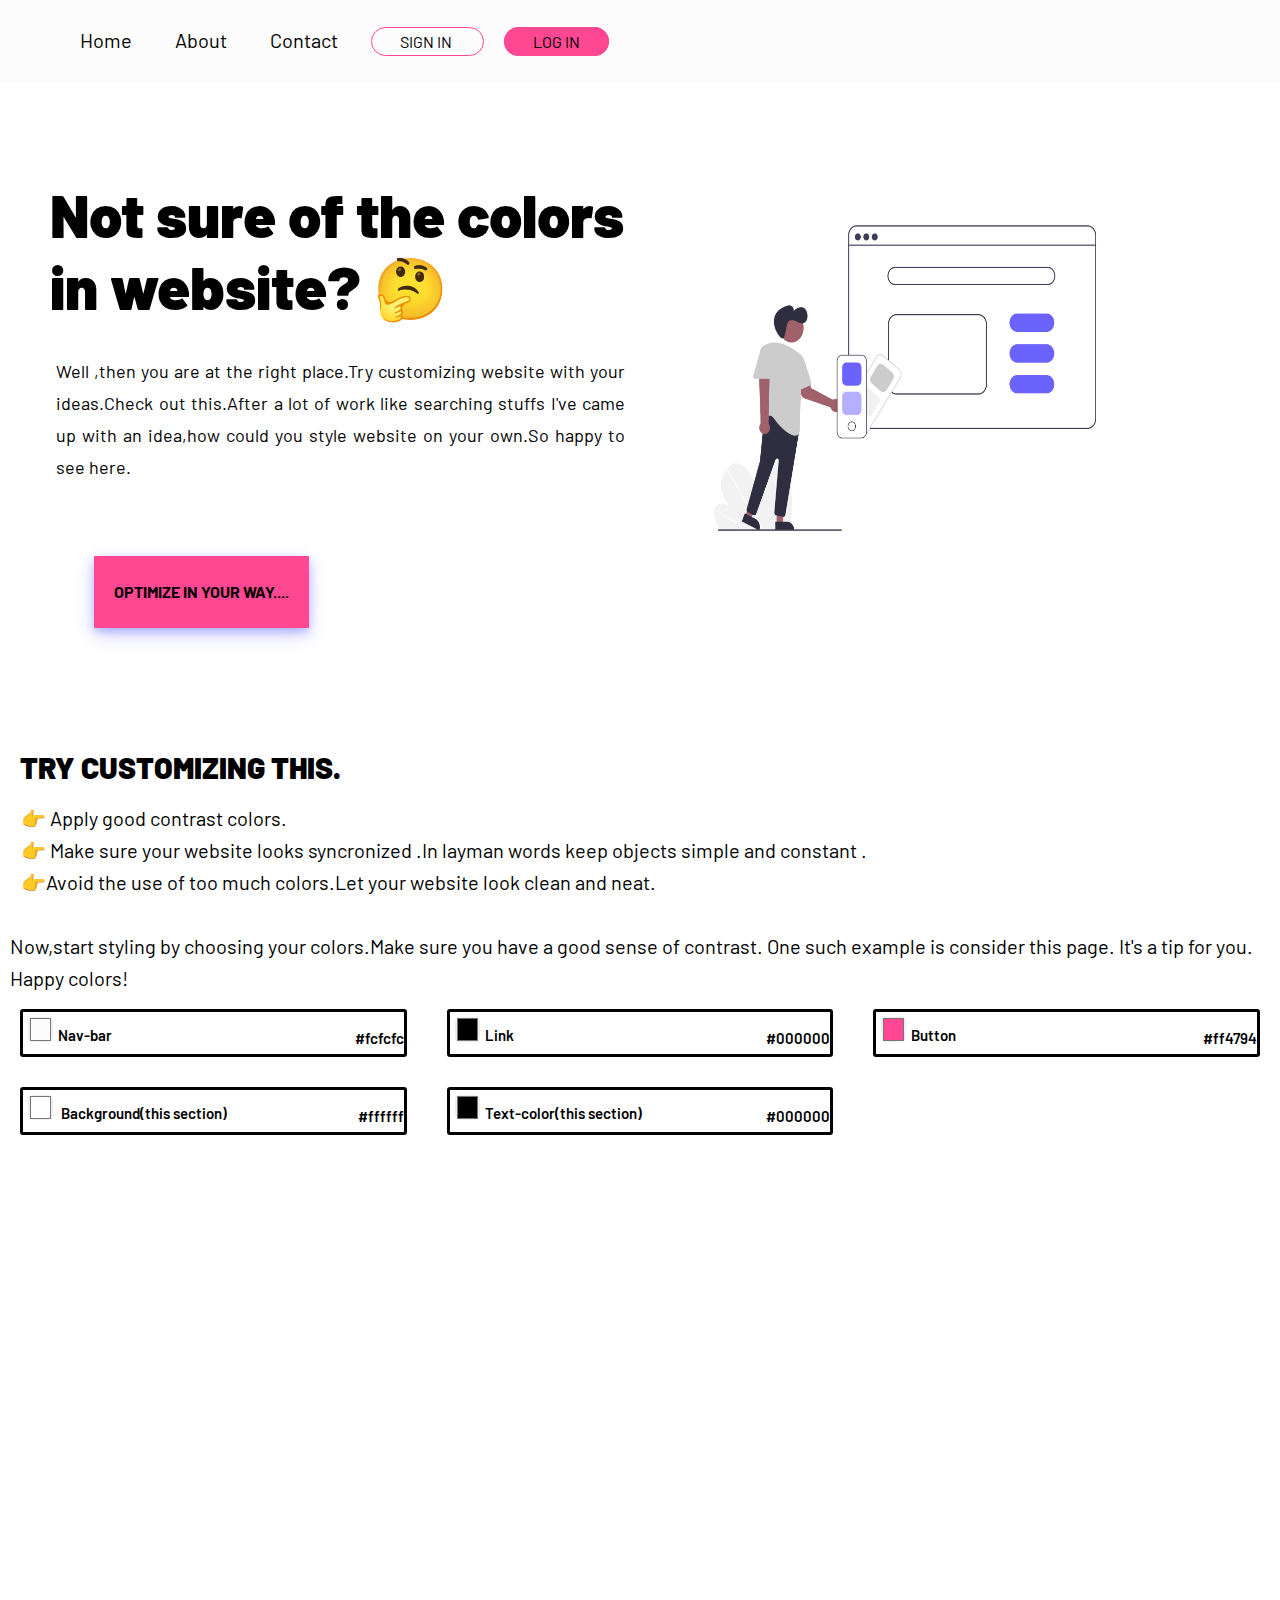
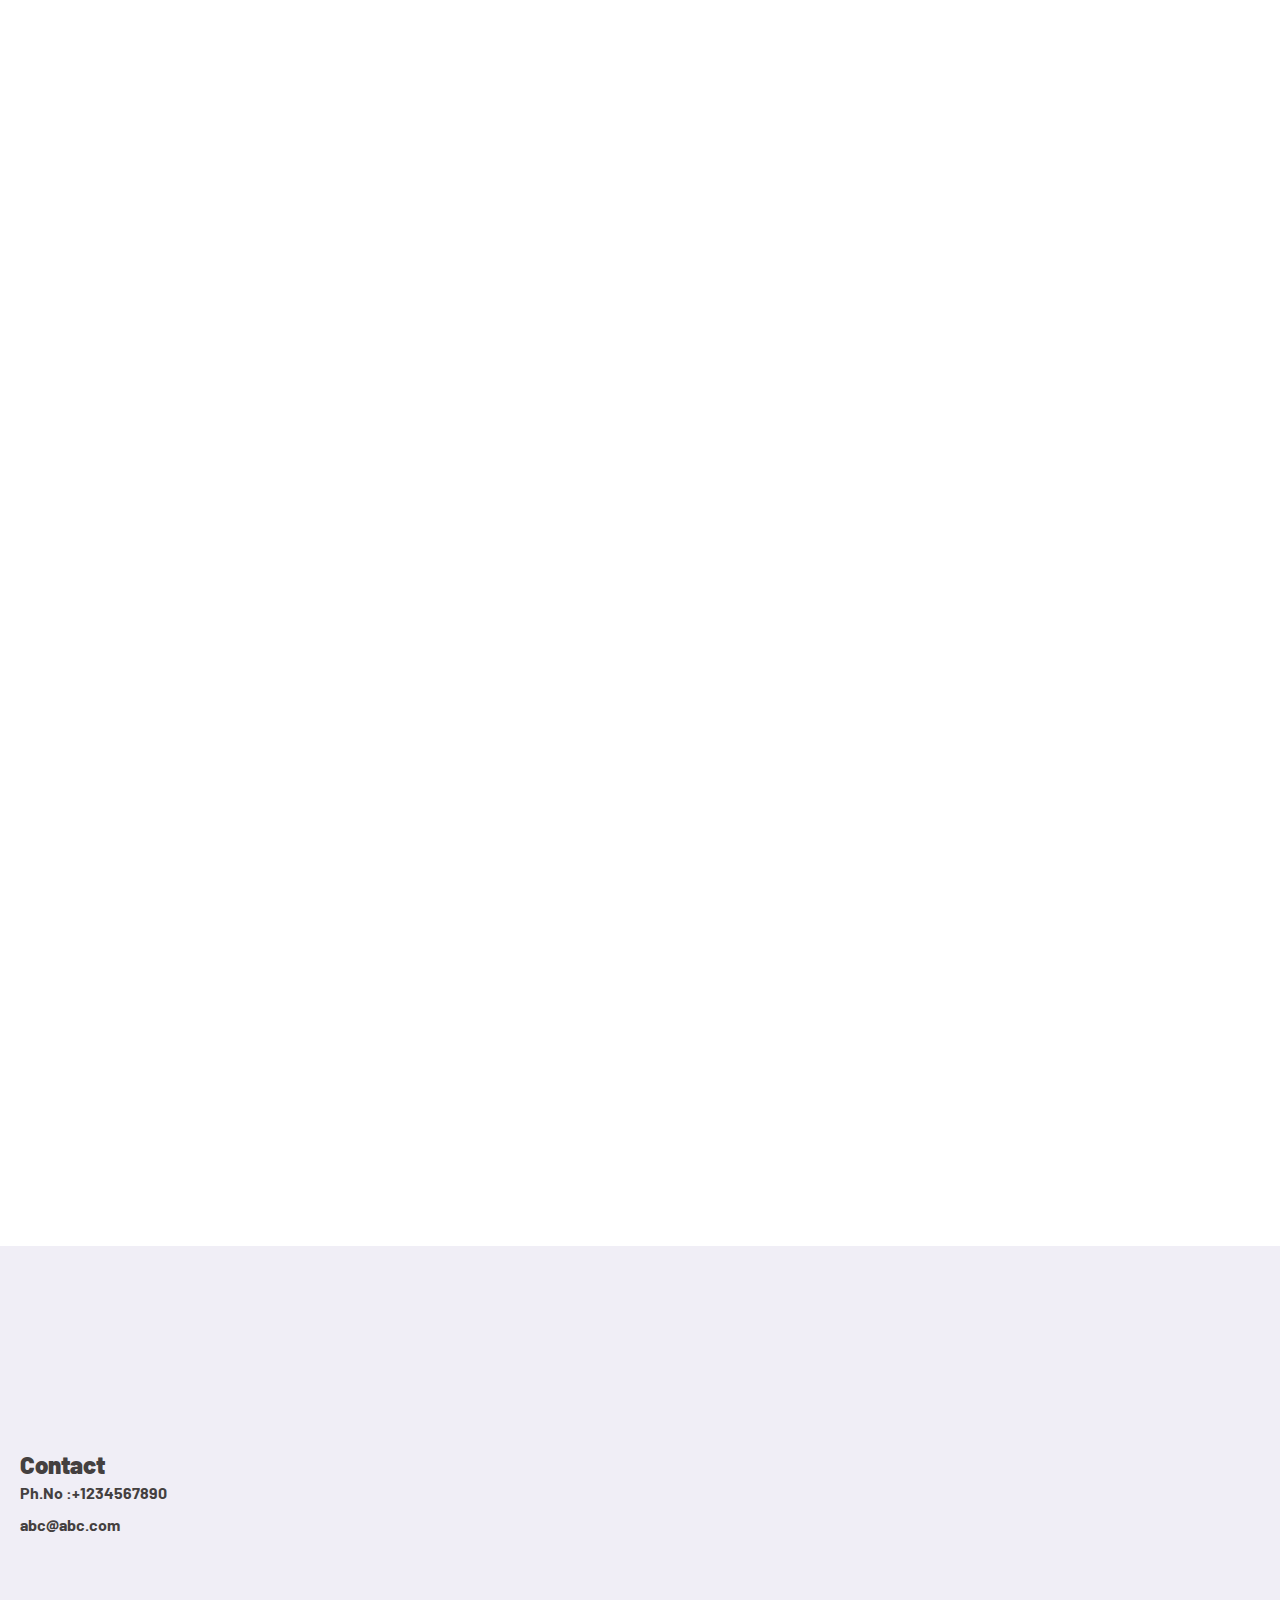
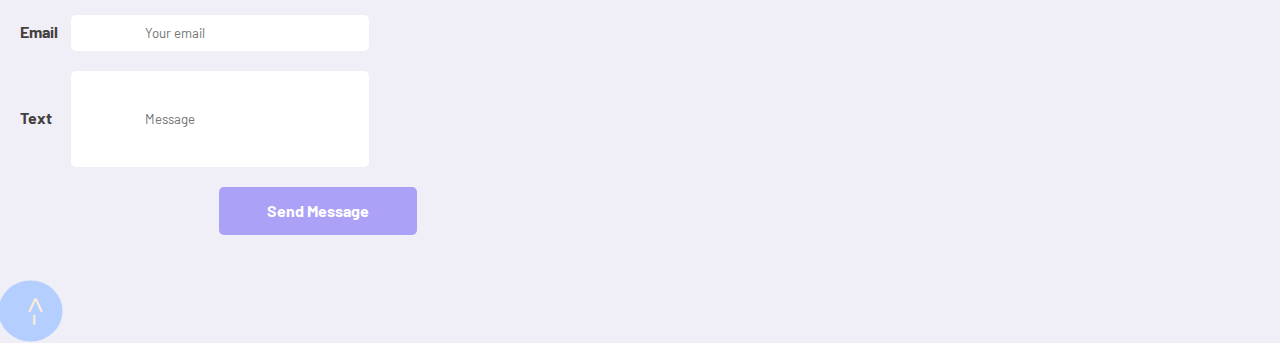
<file: index.html>
<!DOCTYPE html>
<html lang="en">
<head>
    <meta charset="UTF-8">
    <link href="https://unpkg.com/aos@2.3.1/dist/aos.css" rel="stylesheet">
    <meta name="viewport" content="width=device-width, initial-scale=1.0 maximum-scale=1, minimum-scale=1">
    <link rel="preconnect" href="https://fonts.gstatic.com">
    <link href="https://fonts.googleapis.com/css2?family=Barlow:ital,wght@0,200;0,300;1,400&display=swap" rel="stylesheet">
    <link rel="stylesheet" href="https://cdnjs.cloudflare.com/ajax/libs/font-awesome/4.7.0/css/font-awesome.min.css">
    <link rel="stylesheet" href="style.css">
    <link rel="stylesheet" href="https://cdnjs.cloudflare.com/ajax/libs/animate.css/4.0.0/animate.min.css">
    <meta http-equiv="X-UA-Compatible" content="ie=edge">
    <title>Style colors in your way!!!</title>
</head>
<body id="bodybg">
    <script src="https://unpkg.com/aos@2.3.1/dist/aos.js"></script>
    <header>
        <nav id="nav" data-aos="fade-up">
          
           <div class="desk">  <a href="#" target="_blank" rel="noopener noreferrer"> </a> <a href="#">Home</a>
            <a href="#">About</a>
            <a href="#">Contact</a>
            <a href="#" class="oval emp">SIGN IN </a>
            <a href="#" class="oval fill">LOG IN </a> 
           </div>      
         </nav>
         
 </header>
    <main id="main" class="animate__animated animate__zoomIn">
                                 <br><br> <br>
                 
       
        <div class="grids">
            <div>        <p style="font-size: 3em; margin:0px 0px 20px 8%; line-height: normal;font-weight: 900;"><b>Not sure of the colors in website? </b>🤔</p>

                <p style="font-size: 18px;text-align: justify;margin:30px 0px 10% 9%;">Well ,then you are at the right place.Try customizing  website with your ideas.Check out this.After a lot of work like searching stuffs I've came up with an idea,how could you style website on your own.So happy to see here.</p>
            <button id="button" class="animate__animated animate__backInLeft"><b>OPTIMIZE IN YOUR WAY....</b></button>
            </div> 
          <div class="isdesk">  <span> <img src="undraw_color.png" alt="" data-aos="zoom-left" data-aos-anchor-placement="center-bottom"></span> </div> 
        </div>
        <h2 style="margin:100px 0px 20px 20px;">   TRY CUSTOMIZING THIS.</h2>
        <p style="margin:20px 0px 10px 20px;">
           <li>  Apply good contrast colors.  </li> 
           <li> Make sure your website looks syncronized .In layman words keep objects simple and constant .</li>
           <li>Avoid the use of too much colors.Let your website look clean and neat.
           </li>
            
        <br> <p style="margin-left:10px;">Now,start styling by choosing your colors.Make sure you have a good sense of contrast.
        One such example is consider this page.  It's a tip for you.
        Happy colors!</p>
        </p>
    <div id="inputs" class="inputs">
      <div><input type="color" class="nav-bar" value="#fcfcfc">Nav-bar<label id="nav-bar">#fcfcfc</label></div>  
      <div ><input type="color" class="ah" value='#000000'>Link <label id="ah">#000000</label></div>  
      <div><input type="color" class="bc1" value='#ff4794'>Button<label id="bc1" >#ff4794</label></div> 
     
      <div><input type="color" class="bgin" value="#ffffff"> Background(this section)<label id="bgin">#ffffff</label></div>  
      <div><input type="color"  class="mtxt" value="#000000">Text-color(this section) <label id="mtxt">#000000</label></div> 
      </div><br>
    </div>

    </main>
    
       <div  id="cardbgbg" data-aos="fade-in"  >
           <h3 style="margin-top:0px;"> <br> <h2 style="font-size: 2.5em; text-align: center;"> Notion of colors</h2> <br>
        </h3>         <p style="margin-left: 30px;text-align: center;font-size:18px;font-weight:400;">  The following are the basic colors that are  widely used.Colors portray a special meaning.Let's have a look. </p>
   <div id="bgcd" style="margin:30px;">
    
        <div class="color"  data-aos="fade-right"  data-aos-offset="300" 
        data-aos-easing="ease-in-sine">       
            <h4>RED</h4>
            <p>Denotes--  <em>Excitement, love, energy, and movement.</em>    <br><br> Use red as an accent color to draw attention to something, or to create excitement. Red can be good for food, fashion, entertainment, sports, marketing, advertising, emergency services, and health care.
               <br> Red is generally not suitable for luxury goods, nature-related content, or professional websites/services.
        </p>
        </div>
        <div class="color"  data-aos="fade-right"  
        data-aos-easing="ease-in-sine"><h4>BLUE</h4>
        <p>
            Denotes-- 
            <em>  Competence, Quality, Calmness, Wisdom, Loyalty, Productivity, Trust security.
            </em>
           <br>
           <br>  Bright blues can also be refreshing and energizing.
             Blue is often used by large corporations and banks because it’s non-invasive and associated with dependability. 
            <br> It’s good for health care, dental, high-tech, medical, science, government, legal, and utilities.
       For example ,facebook and twitter uses blue for its logo. </p></div>
        <div class="color"  data-aos="fade-right"   
        data-aos-easing="ease-in-sine"><h4>YELLOW</h4><p>
            Denotes-- <em>            Competence, Happiness, Cheer, Optimisim and Youth.
            </em>
            <br><br>
            Yellow is the brightest color.  
            <br>
Use bright yellow (sparingly) to energize people or to create a sense of happiness. Use soft, light yellows for a calmer happy feeling. Yellow can be great for drawing attention to call to action text and buttons.
<br>
Yellow can quickly become overpowering. It can strain the eyes. Again, use it sparingly.Make sure you don't overuse it.
</p></div>
        <div class="color" data-aos="fade-right"  data-aos-offset="300" 
        data-aos-easing="ease-in-sine"><h4>BLACK</h4 >
            <p>
            Denotes--  <em>Sophistication, Elegance,  Power, Sleekness,  Formal, and Intelligence.
            </em><br>
        
        <br>    Black can be great for luxury goods, fashion, marketing, and cosmetics.
       <br> When paired with white ,could serve as best view. </p></div>
        <div class="color" data-aos="fade-right"><h4>WHITE</h4>
            <p>Denotes--  <em>Purity, Cleanliness, Virtue, Happiness, Sincerity, and Safety. <br>
        </em>  
         <br>
            It can also work for high-tech and science sites. 
            <br>
            When paired with black, gold, silver, or grey, white can also be great for luxury goods. </p></div>
        <div class="color" data-aos="fade-right"><h4>PURPLE</h4>
        <p>Denotes--  <em>Power, Nobility, Prestige and Luxury.</em> <br>
            
            <br>It can be used to communicate creativity, imagination, authority, sophistication, power, wealth, prosperity, mystery, wisdom, and respect.Purple can fall on both the warm and the cool side of the color wheel depending on how much red vs blue is added.

        </p> 
    </div>
</div>
   <div><br><h3>This section includes.......</h3>
       <div class="inputs"> 
        <div > <input type="color" class="gridbgbg" value="#ecd1ff"> Background (this section)<label id="gridbgbg">#ecd1ff</label></div>  
        <div ><input type="color"  class="gc" value="#000000"> Text-Color ( this section)<label id="gc">#000000 </label></div>  
            <div><input type="color"  class="grdbg" value="#ffffff"> Background (card)<label id="grdbg">#ffffff</label></div>  
<br>
       </div>
       <br>
    </div> 
</div>
    
</div> 
   
   
    <footer  id="footer" > <br>
      <br><br>  <p style="margin:10px 5px 5px 20px ;font-size: 18px;" data-aos="zoom-out">Hey there 👋!I'm Ujjwal. Hope you would have liked it.Do comment and give out your opinion.
                  
           Stay tuned for upcoming exciting projects .</p>
        <div style="margin-left: 20px;">
            
                  <div id="contact" >
                    <br>
                      <h2>Contact</h2>
                      Ph.No :+1234567890
                     <br>
                    abc@abc.com 
                    
                      <div id="form" ><br> 
                      <br>  Email 
                        <input type="email" placeholder="Your email"><br>
                         Text &nbsp; 
                        <input type="text" style="height:90px" placeholder="Message"><br>
                       
                    </div> 
                    <button type="submit" id="submit" >Send Message</button>
                    
                      
                  </div>
                  
                  <div class="inputs" data-aos="zoom-in">
                      <h5>This section includes...</h5>
                    <div><input type="color" class="bgl" value="#f0eef6"> Background<label id="bgl">#f0eef6 </label></div>  
                    <div><input type="color" class="txtl" value="#444040">Text-color<label id="txtl">#444040</label></div>  
                    <div><input type="color" class="bubg" value="#aba1f7"> Button<label id="bubg">#aba1f7</label></div>  
                 <span>
                    <i class="fa fa-copyright" aria-hidden="true">2020 Ujjwal</i>
                    <br> All rights reserverd
                 </span>
                 
                  
                    <br>
                  </div>
                   
        </div>
        <br><button class="totop"> 
            <a  href="#nav" style="text-decoration:none;"> -> </a>
        </button> 
        
          <script> AOS.init();
            //   function scrollToTop() { 
            //       window.scrollTo(0, 0);
            //   } 
          </script> 
    </footer>
    <script src="script.js"></script>
</body>
</html>
</file>
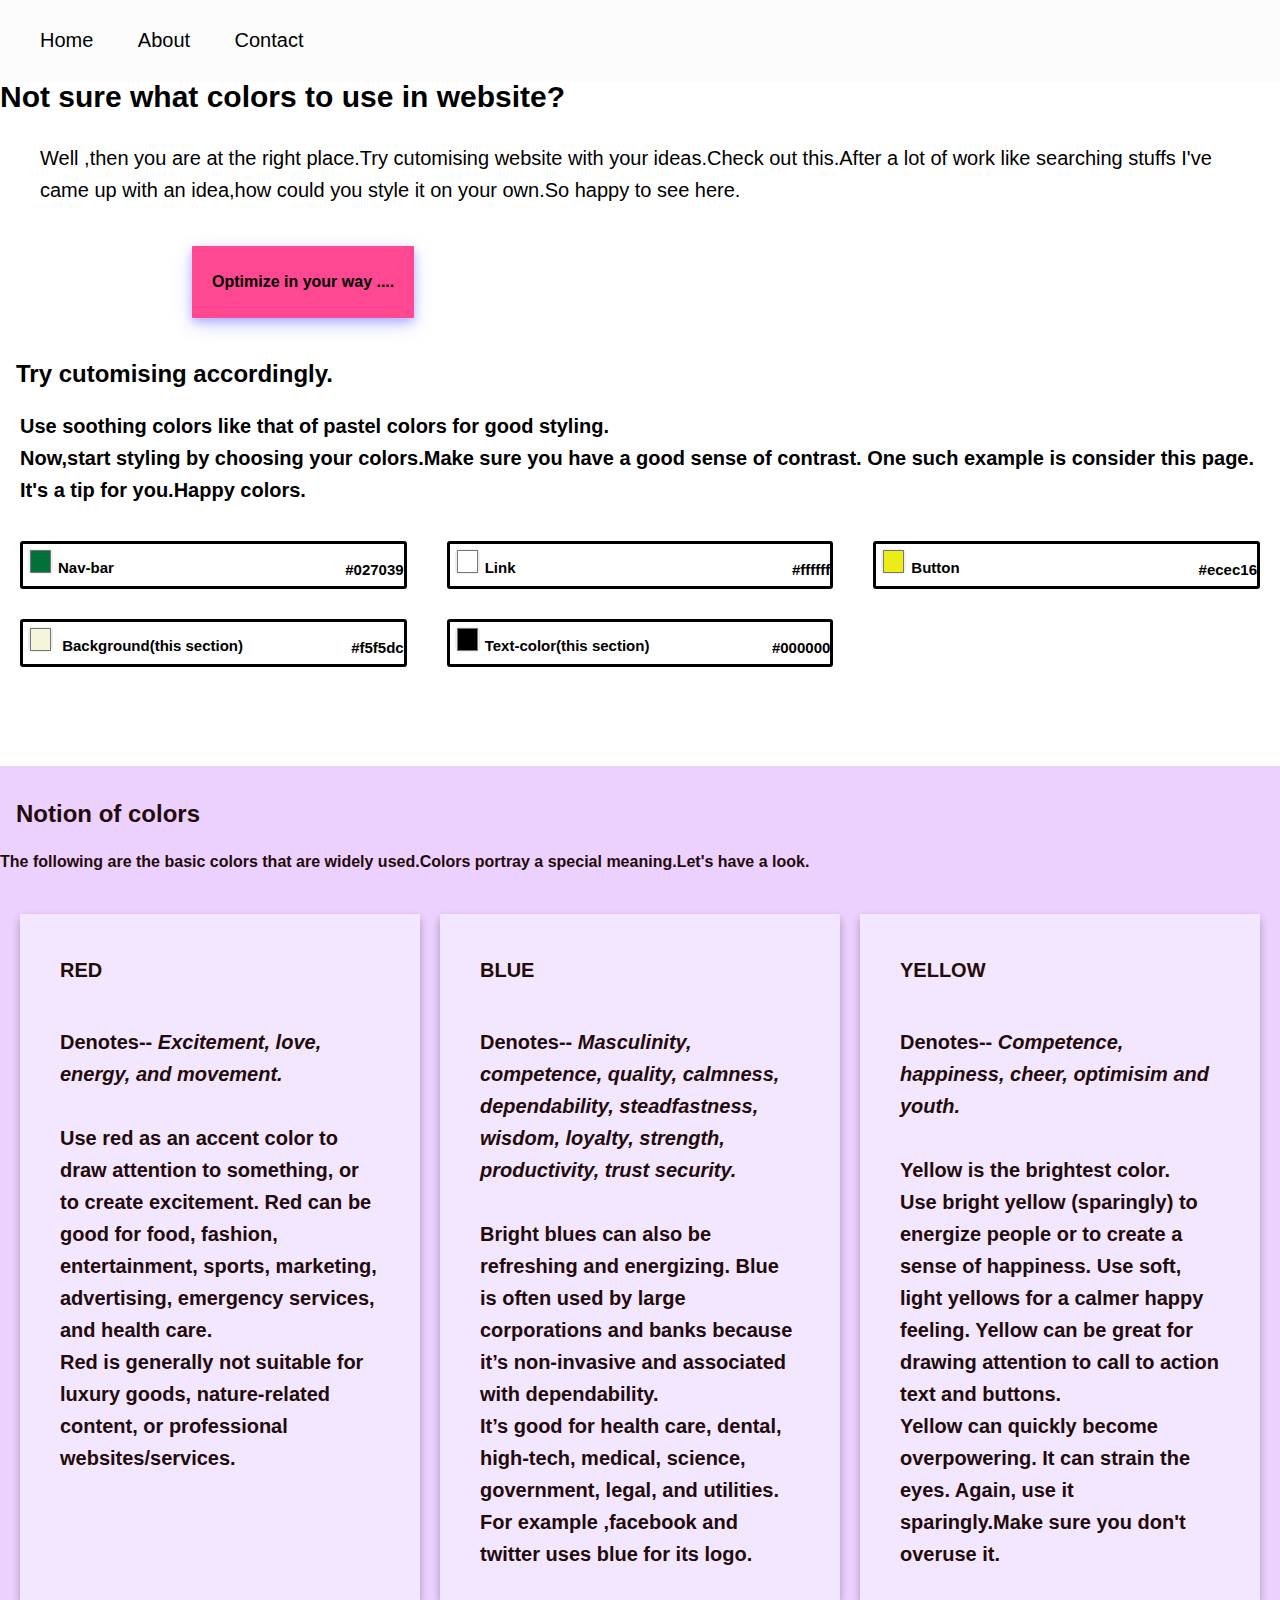
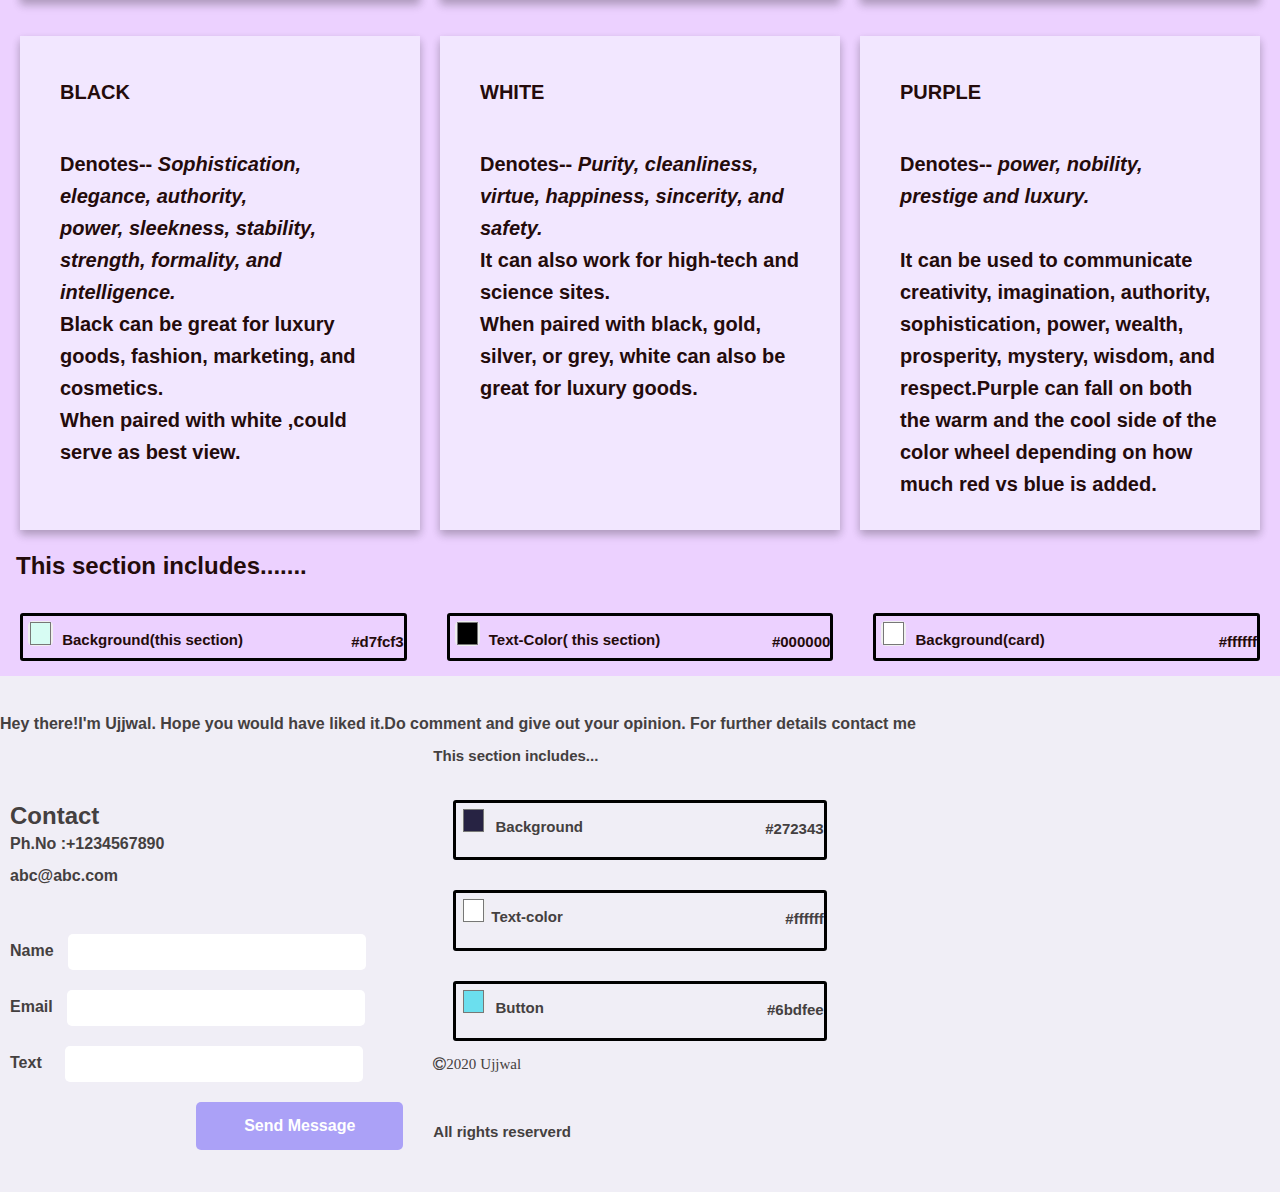
<file: hues.html>
<!DOCTYPE html>
<html lang="en">
<head>
    <meta charset="UTF-8">
    <meta name="viewport" content="width=device-width, initial-scale=1.0">
    <link rel="stylesheet" href="style.css">
    <link rel="stylesheet" href="https://cdnjs.cloudflare.com/ajax/libs/animate.css/4.0.0/animate.min.css">
    <link rel="stylesheet" href="https://cdnjs.cloudflare.com/ajax/libs/font-awesome/4.7.0/css/font-awesome.min.css">
    <meta http-equiv="X-UA-Compatible" content="ie=edge">
    <title>Style colors in your way!!!</title>
</head>
<body id="bodybg">
    <header>
        <nav id="nav" class="animate__animated animate__slideInRight">
            <a href="#">Home</a>
            <a href="#">About</a>
            <a href="#">Contact</a>
        </nav>
 </header>
    <main id="main" class="animate__animated animate__zoomIn">

        <h2 style="margin:0;">Not sure what colors to use in  website?</h2>
        <div>
            <p>Well ,then you are at the right place.Try cutomising  website with your ideas.Check out this.After a lot of work like searching stuffs I've came up with an idea,how could you style it on your own.So happy to see here.</p>
            <button id="button" class="animate__animated animate__backInLeft"><b>Optimize in your way ....</button>
        </div>
        <h3>Try cutomising accordingly.</h3>
        <p style="margin:20px;">Use soothing colors like that of pastel colors for good styling.
        <br>Now,start styling by choosing your colors.Make sure you have a good sense of contrast.
        One such example is consider this page.  It's a tip for you.Happy colors.
        </p>
    <div id="inputs" class="inputs animate__animated animate__flipInX">
      <div><input type="color" class="nav-bar" value="#027039">Nav-bar<label id="nav-bar">#027039</label></div>  
      <div><input type="color" class="ah" value='#ffffff'>Link <label id="ah">#ffffff</label></div>  
      <div><input type="color" class="bc1" value='#ecec16'>Button<label id="bc1" >#ecec16</label></div> 
     
      <div><input type="color" class="bgin" value="#f5f5dc"> Background(this section)<label id="bgin">#f5f5dc</label></div>  
      <div><input type="color"  class="mtxt" value="#000000">Text-color(this section) <label id="mtxt">#000000</label></div> 
      </div><br>
    </div>

    </main><br>
    
       <div  id="cardbgbg" class="animate__animated animate__zoomIn" >
           <h3 style="margin-top:20px;"> <br> Notion of colors
        </h3>            The following are the basic colors that are  widely used.Colors portray a special meaning.Let's have a look. 
   <div id="bgcd" style="margin:20px;">
    
        <div class="color animate__animated animate__slideInLeft animate__repeat-1 ">       
            <h4>RED</h4>
            <p>Denotes--  <em>Excitement, love, energy, and movement.</em>    <br><br> Use red as an accent color to draw attention to something, or to create excitement. Red can be good for food, fashion, entertainment, sports, marketing, advertising, emergency services, and health care.
               <br> Red is generally not suitable for luxury goods, nature-related content, or professional websites/services.
        </p>
        </div>
        <div class="color animate__animated animate__slideInLeft"><h4>BLUE</h4>
        <p>
            Denotes-- 
            <em> Masculinity,  competence, quality, calmness, dependability, steadfastness, wisdom, loyalty, strength, productivity, trust security.
            </em>
           <br>
           <br>  Bright blues can also be refreshing and energizing.
             Blue is often used by large corporations and banks because it’s non-invasive and associated with dependability. 
            <br> It’s good for health care, dental, high-tech, medical, science, government, legal, and utilities.
       For example ,facebook and twitter uses blue for its logo. </p></div>
        <div class="color animate__animated animate__slideInLeft"><h4>YELLOW</h4><p>
            Denotes-- <em>            Competence, happiness, cheer, optimisim and youth.
            </em>
            <br><br>
            Yellow is the brightest color.  
            <br>
Use bright yellow (sparingly) to energize people or to create a sense of happiness. Use soft, light yellows for a calmer happy feeling. Yellow can be great for drawing attention to call to action text and buttons.
<br>
Yellow can quickly become overpowering. It can strain the eyes. Again, use it sparingly.Make sure you don't overuse it.
</p></div>
        <div class="color animate__animated animate__slideInRight "><h4>BLACK</h4 >
            <p>
            Denotes--  <em>Sophistication, elegance, authority,<br> power, sleekness, stability, strength, formality, and intelligence.
            </em>
        
        <br>    Black can be great for luxury goods, fashion, marketing, and cosmetics.
       <br> When paired with white ,could serve as best view. </p></div>
        <div class="color animate__animated animate__slideInRight animate__repeat-2"><h4>WHITE</h4>
            <p>Denotes--  <em>Purity, cleanliness, virtue, happiness, sincerity, and safety.
        </em>  
         <br>
            It can also work for high-tech and science sites. 
            <br>
            When paired with black, gold, silver, or grey, white can also be great for luxury goods. </p></div>
        <div class="color animate__animated animate__slideInRight"><h4>PURPLE</h4>
        <p>Denotes--  <em>power, nobility, prestige and luxury.</em> <br>
            
            <br>It can be used to communicate creativity, imagination, authority, sophistication, power, wealth, prosperity, mystery, wisdom, and respect.Purple can fall on both the warm and the cool side of the color wheel depending on how much red vs blue is added.

        </p> 
    </div>
</div>
   <div><h3>This section includes.......</h3>
       <div class="inputs animate__animated animate__zoomIn"> 
        <div > <input type="color" class="gridbgbg" value="#d7fcf3"> Background(this section)<label id="gridbgbg">#d7fcf3</label></div>  
        <div ><input type="color"  class="gc" value="#000000"> Text-Color( this section)<label id="gc">#000000 </label></div>  
            <div><input type="color"  class="grdbg" value="#ffffff"> Background(card)<label id="grdbg">#ffffff</label></div>  

       </div>
    </div> 
</div>
    
</div> 
   
   
    <footer  id="footer" class="animate__animated animate__zoomIn"> <br>
        <p>Hey there!I'm Ujjwal. Hope you would have liked it.Do comment and give out your opinion.
                  
            For further details contact me </p>
        <div>
            
                  <div id="contact" style="margin-left: 10px;">
                    <br>
                      <h2>Contact</h2>
                      Ph.No :+1234567890
                     <br>
                    abc@abc.com 
                    
                      <div id="form" ><br> Name  
                        <input type="text">
                      <br>  Email 
                        <input type="email"><br>
                        Text &nbsp;
                        <input type="text"><br>
                       
                    </div> 
                    <button type="submit" id="submit">Send Message</button>
                    
                      
                  </div>
                  
                  <div class="inputs animate__animated animate__slideInRight" >
                      <b>This section includes...</b>
                    <div><input type="color" class="bgl" value="#272343"> Background<label id="bgl">#272343</label></div>  
                    <div><input type="color" class="txtl" value="#ffffff">Text-color<label id="txtl">#ffffff</label></div>  
                    <div><input type="color" class="bubg" value="#6bdfee"> Button<label id="bubg">#6bdfee</label></div>  

                    <i class="fa fa-copyright">2020 Ujjwal</i>
                    <br> All rights reserverd
                    <br>
                  </div>
        </div>
        <br>
    </footer>
    <script src="script.js"></script>
</body>
</html>
</file>
<file: style.css>
*{
    margin: 0px; top: 0;
    font-family:'Barlow',sans-serif;
    line-height: 32px;
    
}

#logo{
    height:90px;
    width:90px; border-radius:50%;
}


.bodybg{overflow-x: hidden;
    top:0;margin:0;
    background-color: #fff;
    line-height:200%;
    font-family: 'Barlow',sans-serif;font-weight:800;
transition-timing-function: linear;
}
nav{   width:100%; overflow: auto;
    white-space: nowrap;
background-color: #fcfcfc;
padding: 24px 20px;
}
li{ list-style-type: none;}
li:before{
   content:"👉"; font-size: 20px; font-weight: 900;
}
nav a{color: #000000;
    margin:2px 2px 5px 2px;
    font-size: 20px;
   
    padding:16px 18px;
    text-decoration-line: none;
    border-bottom: black;
    
   
}
nav a:hover{
    border-color: #ff4794;
    color:rgb(59, 34, 34) ;
    border-style: none none solid none; 
   
}
.oval:hover{
    border-style:  solid; 

}
.oval{  font-size:16px;margin:2px 10px 6px 10px;  padding:4px 28px;border-radius:20px;border-width: 1px;
    border-color: #ff4794;
    border-style:  solid;  }
.oval:hover{   opacity:0.4;}
.oval.fill{
    background:#ff4792;
}
.inputs{ font-size: 15px;
    display: grid;
    grid-template-columns: repeat(auto-fill,minmax(350px,1fr));
}
.inputs div{font-weight: 600;
    border: black solid;
    margin:15px 20px;
    border-radius: 3px;
}
main{ margin:0 0 0 0;  position: relative; font-size: 20px;}

main button{ margin: 10px 4px 24px 15%;/*top  right bottom left */
    padding:20px ; font-size: 16px;
    border: transparent;
    border-radius: 1px;
    font:bold;
    animation-delay: 0.5s;  box-shadow: 0 4px 8px 0 rgba(0, 0, 255, 0.2), 0 6px 20px 0 rgba(0, 0, 255, 0.19);
    background:#ff4792;
}
 button :hover{cursor:pointer;
     transform:scale3d(1.1)

}

 input[type="color"] {
     -webkit-appearance: none;
    border:none;
    width:25px; border-radius: 5px;
    height: 25px;
    margin:5px;  outline-style: none;border-color:transparent;outline-color: transparent;
     cursor: grab;
}
input[type="color"]::-webkit-color-swatch-wrapper{
    padding:0;
}
label{
float:right;
margin-top: 10px;

}

@media only screen and(min-width:600px){
    label{
        margin-right: 40px;
    }

}    
@media screen and (min-width:750px){
    .grids{display: grid;
        gap: 30px; 
        grid-template-columns:1fr 1fr; grid-column: 1fr 1fr;
    }
}
@media only screen and (max-width:700px){
    .isdesk{
        display: none;
    }
}
img{
    width:500px;
    height:400px; 
}
.isdesk{
     background-attachment: fixed;
    background-position: center;
    background-repeat: no-repeat;
    background-size: cover;}

.animate__animated.animate__bounce {
    --animate-duration: 2s;
    animation-delay:0s;
  }
  .animate__animated.animate__flipInX{    --animate-duration: 2s;
  }

#bgcd {
display: grid;
gap:20px;
grid-template-columns: repeat(auto-fill,minmax(320px,1fr));
}
.color{ font-size: 20px;
     font-weight:800;
    background-color: #f2e7ff;
   margin-top:1rem;
    animation-delay: 3s;
    box-shadow: 0 4px 8px 0 rgba(0, 0, 0, 0.2), 0 6px 10px 0 rgba(0, 0, 0, 0.09);
    --animation-duration:2s;
}


#cardbgbg{left: 0;right: 0;
    background-color:#ecd1ff;    color:#240b0b; 

    --animation-duration:3s ; margin: 0px 0px 0px 0px;
}
/* .color .animate__animated .animate__slideInRight{
    animation-delay: 4s;
} */
div p{
    margin:30px 40px;
}
h4{
    margin:40px; text-decoration:underline;
}
h2{
    line-height: 1em;
}
.grdin{
    display: grid;
    gap: 5px;
    grid-template-columns: repeat(auto-fill,minmax(320px,1fr));
}
footer {
    margin:0;
    background-color: #f0eef6;
    color:#444040;
    width: 100%;
    font-weight: 700;
}
    footer>div{
        display: grid;
        gap:20px;
        grid-template-columns:repeat(auto-fill,minmax(320px,1fr)) ;
    }
/* #form{ 
    margin: 20px;
    background-color: #bae8e8;
    color:#272343;
    justify-content: center;
    text-align: center; border-radius: 1mm;
} */
#form input{
    margin: 10px;
    width:290px;
    height: 30px; text-indent: 70px;
    border-radius: 5px; outline: none;
    border-color: transparent;
}
#form input:before{
    font-size: 20px;
}
 #submit:hover{
transform: scale(1.03);
}
form input{ margin:10px;
    border:hidden hidden groove hidden ;
   box-shadow:  rgba(19, 15, 235, 0.1) 1px 2px 20px;
    width:250px; height:30px; cursor:progress;
}
#submit{
    padding: .5em 3em;
    float: right;;
    background: #aba1f7; border: transparent;
    border-radius: 5px;font-weight: bold;font-size:1em;
    margin:10px; cursor: grab; color: #fff;

}
.color:hover{
    box-shadow:
    0 2.8px 2.2px rgba(0, 0, 0, 0.034),
    0 6.7px 5.3px rgba(0, 0, 0, 0.048),
    0 12.5px 10px rgba(0, 0, 0, 0.06),
    0 22.3px 17.9px rgba(0, 0, 0, 0.072),
    0 41.8px 33.4px rgba(0, 0, 0, 0.086),
    0 100px 80px rgba(0, 0, 0, 0.12)
  ;
}
.totop{
   transition-property: ease-in-out;
   transition-duration: 2s;
   transition-timing-function: linear;
   transition-delay:1s; text-align: center;
   transform:rotate(270deg);text-decoration:none; font-size: 2rem; padding:1rem;border-radius: 50%; background-color: #b4ceff;border:none; }
   .totop a{color:papayawhip;}
   .totop a:hover{
       color:black;
   }
h2{
    margin-top:2rem; font-weight:900;
}
h3{text-decoration:none;
    margin:1rem 1rem;font-size:1.5rem;
}
h5{margin-top: 4rem;font-size:1.3rem; margin-left:20px ;}
footer span{
    margin:1rem 1.2rem;font-size:1rem;
}
h4{text-decoration:none; font-weight:900;text-transform:bold;}
li{
    margin-left: 1.3rem;
}
p>li{
    margin-top:4rem;
}
</file>
